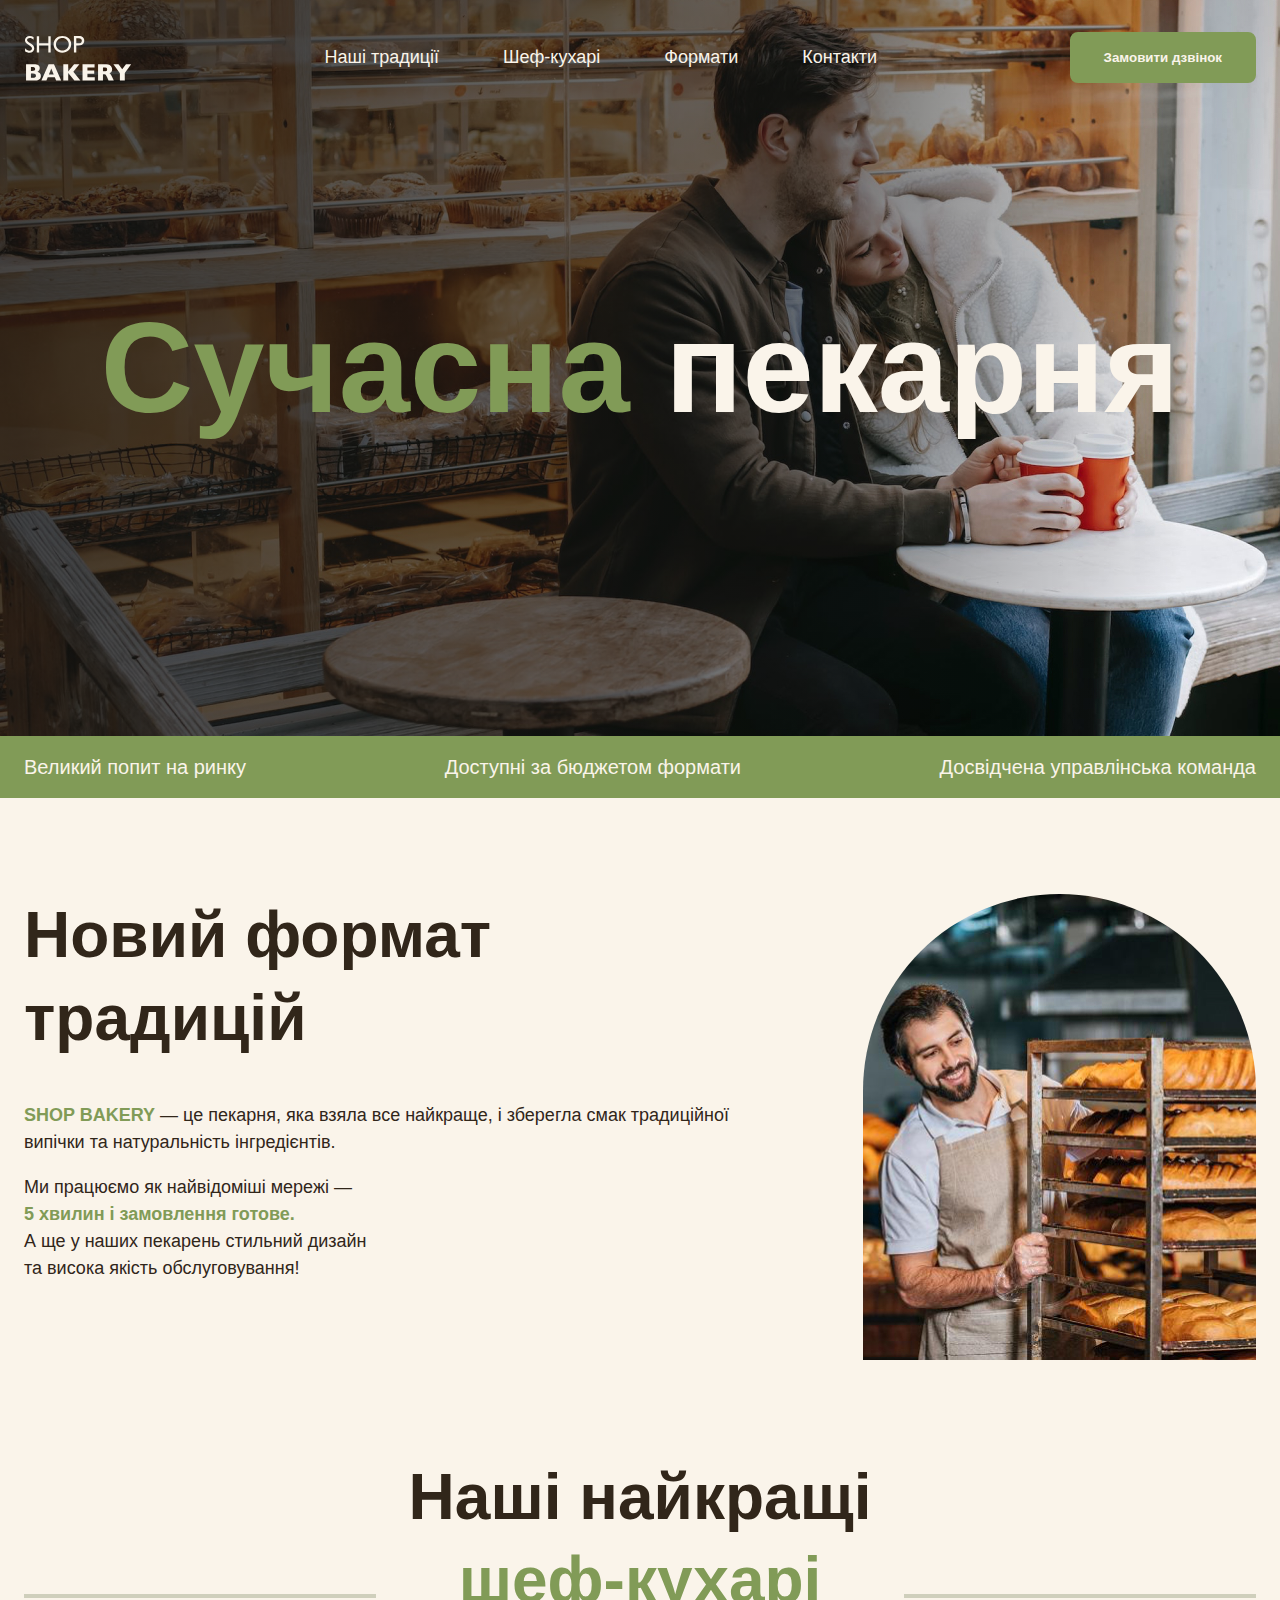
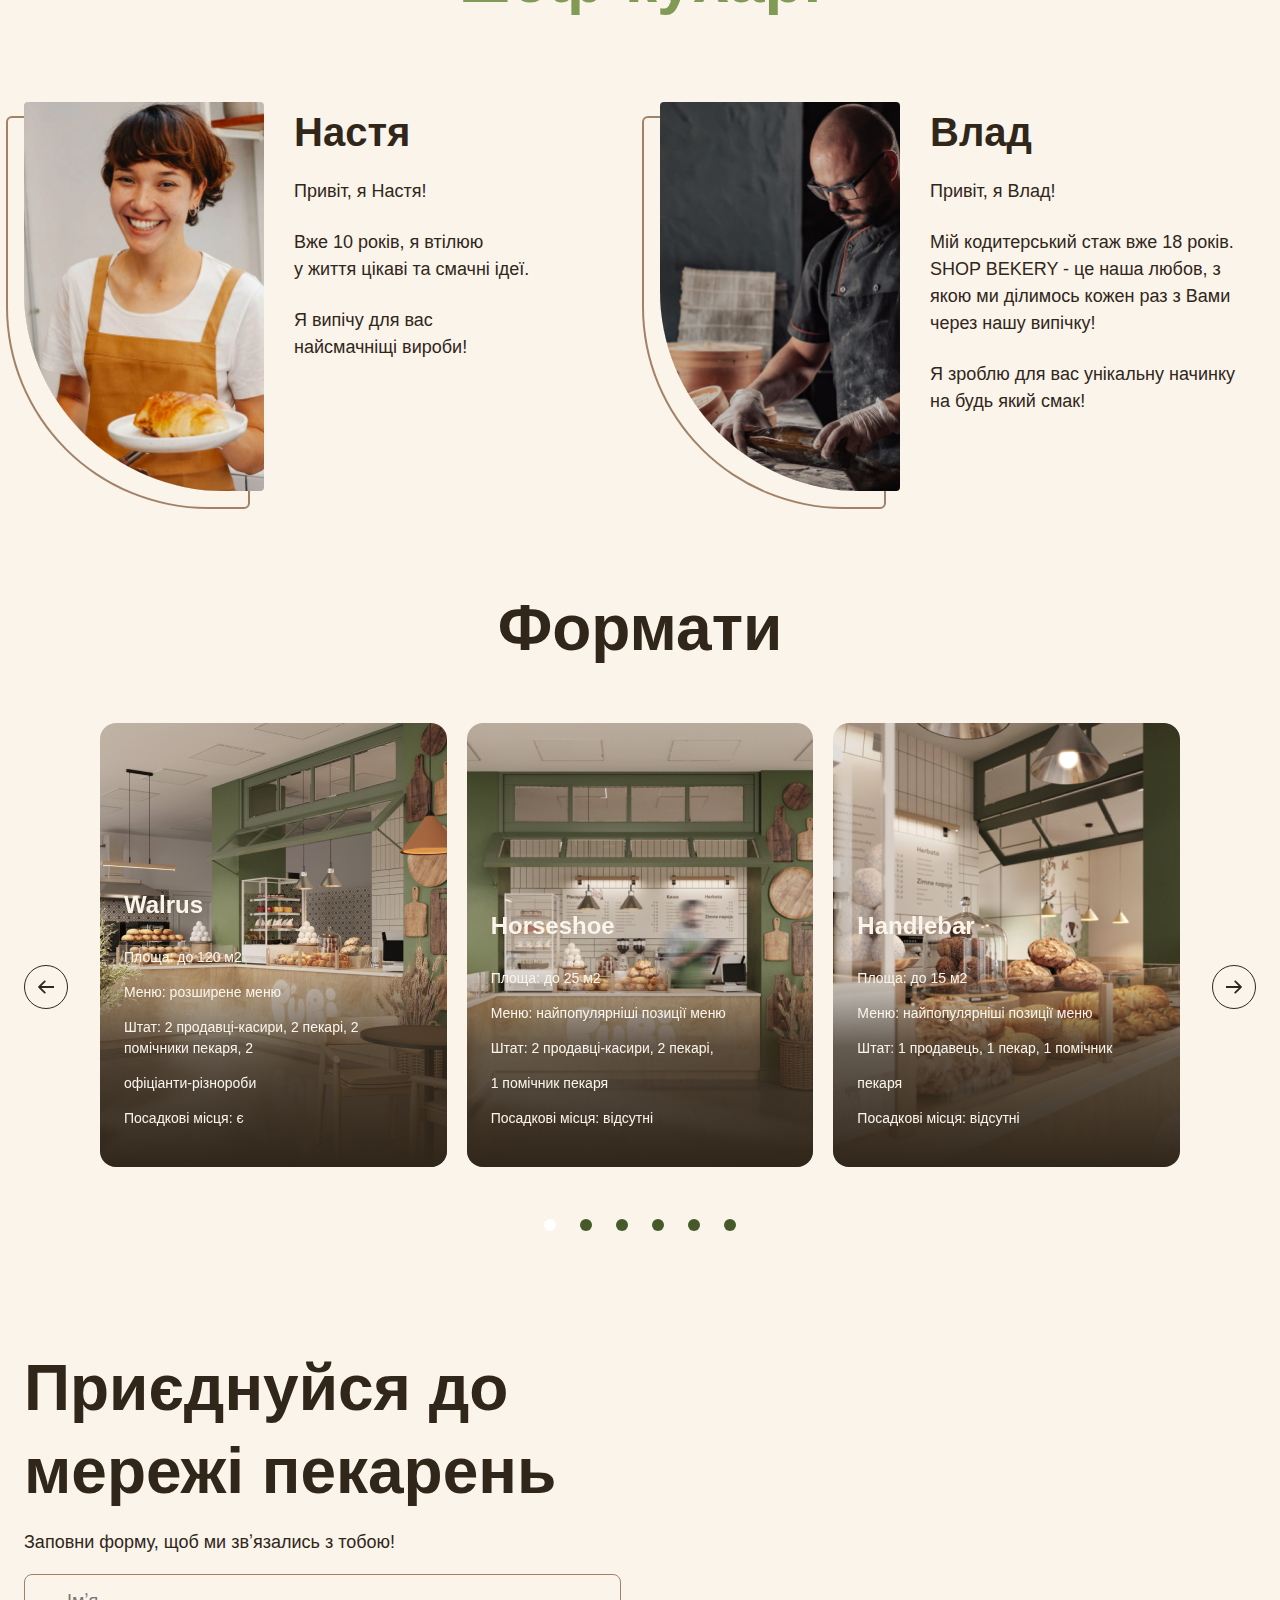
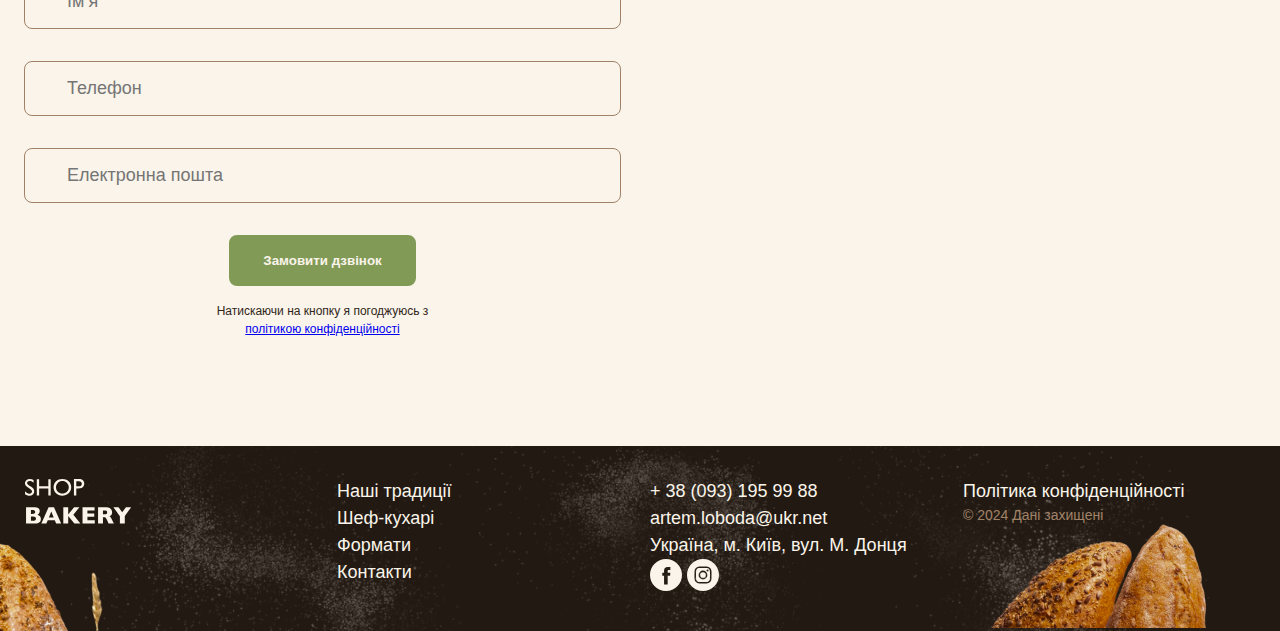
<file: index.html>
<!DOCTYPE html>
<html lang="uk">
   <head>
      <meta charset="UTF-8" />
      <meta http-equiv="X-UA-Compatible" content="IE=edge" />
      <meta name="viewport" content="width=device-width, initial-scale=1.0" />
      <title>Сучасна пекарня</title>
   <!-- Styles CSS -->
      <link rel="stylesheet" href="./scss/main.css" />
   <!-- Styles Слайдера -->
      <link
         rel="stylesheet"
         href="https://cdn.jsdelivr.net/npm/swiper@11/swiper-bundle.min.css"/>
   </head>
   <body>
      <!--Верхняя часть сайта -->
      <header class="header"> 
         <div class="container">
            <div class="header__flex">
               <nav class="header__nav">
                  <a href="./index.html">
                     <img src="./images/logo.svg" alt="Логотип сучасної пекарні" />
                  </a>
                  <ul class="header__menu">
                     <li><a class="link" href="#traditions-section">Наші традиції</a></li>
                     <li><a class="link" href="#chefs-section">Шеф-кухарі</a></li>
                     <li><a class="link" href="#formats-section">Формати</a></li>
                     <li><a class="link" href="#contact-section">Контакти</a></li>
                  </ul>
               </nav>
               <button class="header__button button modal-btn-open" type="button">
                  Замовити дзвінок
               </button>
               <button class="header__burger menu-btn-open" type="button">
                  <svg class="burger" width="24" height="24">
                     <use href="./images/icons.svg#icon-menu"></use>
                  </svg>
               </button>
               <!--Кнопка для мобильного меню-->
               <div class="mobile-menu">
                  <button class="mobile-menu__menu-btn-close menu-btn-close" type="button">Clouse</button>
               </div>
            </div>
         </div>
      </header>
      <main>

         <!-- Страница 1 -->
         <section class="hero-section">
            <div class="container">
               <h1 class="hero-section__title"><span class="text-brand-dark">Сучасна</span> пекарня</h1>
               <button class="hero-section__button button modal-btn-open" type="button">
                  Замовити дзвінок
               </button>
            </div>
         </section>

         <!-- Ст2 Все вместе -->
         <section class="advantages-section">
            <div class="container">
               <h2 class="visually-hidden">Наші переваги</h2> <!-- Скрытый заголовок-->
               <ul class="advantages-section__list">          <!-- Контейнер в виде меню-->
                  <li class="advantages-section__item">Великий попит на ринку</li>
                  <li class="advantages-section__item">Доступні за бюджетом формати</li>
                  <li class="advantages-section__item">Досвідчена управлінська команда</li>
               </ul>
            </div>
         </section>
         <!-- Основное содержимое страници 2-->
         <section class="traditions-section section" id="traditions-section">
            <div class="container">
               <div class="traditions-section__container">
                  <div class="traditions-section__content">
                     <h2 class="traditions-section__title section__title">Новий формат традицій</h2>
                        <p><span class="text-brand text-bold text-uppercase">shop bakery</span> — це пекарня, яка взяла все найкраще, і зберегла смак
                           традиційної випічки та натуральність інгредієнтів.</p>
                        <p class="traditions-section__text traditions-section__text--limited">
                           Ми працюємо як найвідоміші мережі —<br>
                        <span class="text-brand text-bold">
                           5 хвилин і замовлення готове.<br>
                        </span> А ще у наших пекарень стильний дизайн<br>
                        та висока якість обслуговування!</p>
                  </div>
               
                  <img class="traditions-section__image"
                  srcset="./images/baker-man.jpg 1x, ./images/baker-man@2x.jpg 2x"
                  src="./images/baker-man.jpg"
                  alt="Чоловік пекар дивиться на батони із посмішкою"/>
               </div>
            </div>
         </section>

         <!-- Ст3 Секция шеф-поваров -->
         <section class="chefs-section section" id="chefs-section">
            <div class="container">
               <h2 class="chefs-section__title section__title centered">
                  Наші найкращі <br/><span class="text-brand-dark">шеф-кухарі</span>
               </h2>
               <ul class="chefs-section__list">
                     <li class="chefs-section__item">
                     <article class="chef-card">
                     <img class="chef-card__photo"
                        src="./images/nastya-chef.jpg" alt="Nastya chef"/>
                     <div>
                        <h3 class="chef-card__title">Настя</h3>
                        <div class="chef-card__text">  
                           <p>Привіт, я Настя!</p>
                           <p>Вже 10 років, я втілюю <br />
                              у життя цікаві та смачні ідеї.</p>
                           <p>Я випічу для вас <br />
                              найсмачніщі вироби!</p>
                        </div>
                     </div>
                  </article>
                  </li>
                  <li class="chefs-section__item"> <article class="chef-card">
                     <img class="chef-card__photo" src="./images/vlad-chef.jpg" alt="Vlad chef"/>
                     <div>
                        <h3 class="chef-card__title">Влад</h3>
                        <div class="chef-card__text">
                           <p>Привіт, я Влад!</p>
                           <p>Мій кодитерський стаж вже 18 років. SHOP BEKERY - це наша
                           любов, з якою ми ділимось кожен раз з Вами через нашу
                           випічку!</p>
                           <p>Я зроблю для вас унікальну начинку на будь який смак!
                           </p>
                        </div>
                     </div>
                  </article>
                  </li>
               </ul>
            </div>
         </section>

         <!-- Ст4 Секция форматов -->
         <section class="formats-section section" id="formats-section">
            <div class="container">
               <h2 class="formats-title section__title centered">Формати</h2>
               <div class="formats-section__slieder">
                  <button class="formats-section__button carousel-button swiper-button prev" type="button">
                     <svg class="carousel-arrow" width="16" height="16">
                        <use href="./images/icons.svg#icon-arrow"></use>
                     </svg>
                  </button>
                     <div class=" formats-section__container swiper-container">
                        <ul class="formats-section__list swiper-wrapper">
                           <li class="formats-section__item swiper-slide">
                              <article class="format-card">
                                 <img class="format-card__imege" src="./images/walrus-format.jpg" alt="Walrus">
                                 <h3 class="format-card__title" lang="en">Walrus</h3>
                                 <div class="format-card__text">
                                    <p>Площа: до 120 м2</p>
                                    <p>Меню: розширене меню</p>
                                    <p>Штат: 2 продавці-касири, 2 пекарі, 2 помічники пекаря, 2</p>
                                    <p>офіціанти-різнороби</p>
                                    <p>Посадкові місця: є</p>
                                 </div>
                              </article>
                           </li>
                           <li class="formats-section__item swiper-slide">
                              <article class="format-card">
                                 <img class="format-card__imege" src="./images/horseshoe-format.jpg" alt="Horseshoe">
                                 <h3 class="format-card__title" lang="en">Horseshoe</h3>
                                 <div class="format-card__text">
                                    <p>Площа: до 25 м2</p>
                                    <p>Меню: найпопулярніші позиції меню</p>
                                    <p>Штат: 2 продавці-касири, 2 пекарі,</p> 
                                    <p>1 помічник пекаря</p>
                                    <p>Посадкові місця: відсутні</p>
                                 </div>
                              </article>
                           </li>
                           <li class="formats-section__item swiper-slide">
                              <article class="format-card">
                                 <img class="format-card__imege" src="./images/handlebar-format.jpg" alt="Handlebar">
                                 <h3 class="format-card__title" lang="en">Handlebar</h3>
                                 <div class="format-card__text">
                                    <p>Площа: до 15 м2</p>
                                    <p>Меню: найпопулярніші позиції меню</p>
                                    <p>Штат: 1 продавець, 1 пекар, 1 помічник</p> 
                                    <p>пекаря</p>
                                    <p>Посадкові місця: відсутні</p>
                                 </div>
                              </article>
                           </li>
                           <li class="formats-section__item swiper-slide">
                              <article class="format-card">
                                 <img class="format-card__imege" src="./images/walrus-format.jpg" alt="Walrus">
                                 <h3 class="format-card__title" lang="en">Walrus</h3>
                                 <div class="format-card__text">
                                    <p>Площа: до 120 м2</p>
                                    <p>Меню: розширене меню</p>
                                    <p>Штат: 2 продавці-касири, 2 пекарі, 2 помічники пекаря, 2</p>
                                    <p>офіціанти-різнороби</p>
                                    <p>Посадкові місця: є</p>
                                 </div>
                              </article>
                           </li>
                           <li class="formats-section__item swiper-slide">
                              <article class="format-card">
                                 <img class="format-card__imege" src="./images/horseshoe-format.jpg" alt="Horseshoe">
                                 <h3 class="format-card__title" lang="en">Horseshoe</h3>
                                 <div class="format-card__text">
                                    <p>Площа: до 25 м2</p>
                                    <p>Меню: найпопулярніші позиції меню</p>
                                    <p>Штат: 2 продавці-касири, 2 пекарі,</p> 
                                    <p>1 помічник пекаря</p>
                                    <p>Посадкові місця: відсутні</p>
                                 </div>
                              </article>
                           </li>
                           <li class="formats-section__item swiper-slide">
                              <article class="format-card">
                                 <img class="format-card__imege" src="./images/handlebar-format.jpg" alt="Handlebar">
                                 <h3 class="format-card__title" lang="en">Handlebar</h3>
                                 <div class="format-card__text">
                                    <p>Площа: до 15 м2</p>
                                    <p>Меню: найпопулярніші позиції меню</p>
                                    <p>Штат: 1 продавець, 1 пекар, 1 помічник</p> 
                                    <p>пекаря</p>
                                    <p>Посадкові місця: відсутні</p>
                                 </div>
                              </article>
                           </li>
                        </ul>
                           <!--Секция крапок слайдера знизу-->
                           <div class="pagination">
                              <button class="pagination__button" type="button" aria-label="Go to slide 1">
                              </button>
                              <button class="pagination__button" type="button" aria-label="Go to slide 2">
                              </button>
                              <button class="pagination__button" type="button" aria-label="Go to slide 3">
                              </button>
                              <button class="pagination__button" type="button" aria-label="Go to slide 4">
                              </button>
                           </div>
                     </div>
                  <button class="formats-section__button carousel-button next" type="button">
                     <svg class="carousel-arrow" width="16" height="16">
                        <use href="./images/icons.svg#icon-arrow"></use>
                     </svg>
                  </button>
               </div>
            </div>
         </section>

         <!-- Ст5 Секция контактов -->
         <section class="contact-section section" id="contact-section">
            <div class="container">
               <div class="contact-section__container">
                  <div class="contact-section__form">
                     <h2 class="contact-section__title section__title">Приєднуйся до мережі пекарень</h2>
                        <p>Заповни форму, щоб ми звʼязались з тобою!</p>
                  <form name="contact-form" autocomplete="off">
                     <div class="contact-section__form-field input">
                        <label class="input__label visually-hidden" for="user-name">
                           Імʼя
                        </label>
                        <input
                           class="input__control"
                           type="text"
                           name="user-name"
                           id="user-name"
                           placeholder="Імʼя"
                           required/>
                     </div>
      
                     <div class="contact-section__form-field input">
                        <label class="input__label visually-hidden" for="user-tel">
                           Телефон
                        </label>
                        <input
                           class="input__control"
                           type="tel"
                           name="user-tel"
                           id="user-tel"
                           placeholder="Телефон"
                           pattern="^\+[0-9]{12}"
                           required/>
                     </div>
      
                     <div class="contact-section__form-field input">
                        <label class="input__label visually-hidden" for="user-email">
                           Електронна пошта
                        </label>
                        <input
                           class="input__control"
                           type="email"
                           name="user-email"
                           id="user-email"
                           placeholder="Електронна пошта"
                           required/>
                     </div>
      
                     <button class="contact-section__button button" type="submit">
                        Замовити дзвінок
                     </button>
                     <p class="form-terms">Натискаючи на кнопку я погоджуюсь з<br>
                        <a class="form-terms__link" href="#">
                        політикою конфіденційності
                        </a>
                     </p>
                  </form>
                  </div>
                  <!-- Вставка карты с гугл-->
                  <iframe class="contact-section__map"
                     src="https://www.google.com/maps/embed?pb=!1m18!1m12!1m3!1d345.8821380935771!2d30.423905698562226!3d50.42345617250811!2m3!1f0!2f0!3f0!3m2!1i1024!2i768!4f13.1!3m3!1m2!1s0x40d4cbffbc5c9a89%3A0xdde636224bae525!2z0KTRg9GC0LHQvtC70YzQvdC-0LUg0L_QvtC70LU!5e1!3m2!1sru!2sde!4v1732101186234!5m2!1sru!2sde" style="border:0;" 
                     allowfullscreen="" loading="lazy" referrerpolicy="no-referrer-when-downgrade">
                  </iframe>
               </div>
            </div>
         </section>
      </main>
      <!-- Подвал сайтаы -->      
      <footer class="footer">
      <div class="container">
         <div class="footer__container">
            <nav class="footer__nav"> <!-- Блок логотипа -->
                  <div class="footer__logo">
                     <a href="#"><img src="./images/logo.svg" alt="Логотип сучасної пекарні" /></a>
                  </div>
                  <ul class="footer__menu"> <!-- Блок меню -->
                     <li><a class="link" href="#traditions-section">Наші традиції</a></li>
                     <li><a class="link" href="#chefs-section">Шеф-кухарі</a></li>
                     <li><a class="link" href="#formats-section">Формати</a></li>
                     <li><a class="link" href="#contact-section">Контакти</a></li>
                  </ul>
            </nav>
            <address class="footer__address"> <!-- Блок адресов и контактов -->
               <div class="footer__contacts">
                  <ul class="footer__address-list">
                     <li><a class="footer__address-link" href="tel:+380931959988">
                        + 38 (093) 195 99 88
                        </a>
                     </li>
                     <li>
                        <a class="footer__address-link" href="mailto:artem.loboda@ukr.net">
                           artem.loboda@ukr.net
                        </a>
                     </li>
                     <li>
                        <a class="footer__address-link"
                           href="https://maps.app.goo.gl/uHrdPGPPUUyubihs8"
                           target="_blank">
                           Україна, м. Київ, вул. М. Донця
                        </a>
                     </li>
                  </ul>
                  <div class="footer__socials">
                     <a href="https://loart.com.ua/ru/">
                     <svg class="footer__socials-icon" width="32" height="32">
                        <use href="./images/icons.svg#icon-facebook"></use>
                     </svg>
                     </a>
                     <a href="https://loart.com.ua/ru/">
                     <svg class="footer__socials-icon" width="32" height="32">
                        <use href="./images/icons.svg#icon-instagram"></use>
                     </svg>
                     </a>
                  </div>
               </div>
               <div class="footer__address-info">
                  <a class="footer__address-link" href="#" target="_blank">
                     Політика конфіденційності</a>
                  <p class="footer__address-copyright">&copy; 2024 Дані захищені</p> 
               </div>
            </address>
         </div>
      </div>
      </footer>

      
      <!--Модальне вікно для замовлення-->
      <div class="backdrop is-hidden"> <!--Загальний контейнер вікна-->
   <div class="modal">
      <button class="modal-btn-close" type="button">Close</button>
         <h2 class="contact-section__title section__title">Замовити дзвінок</h2>
            <p>Залишіть заявку та наш спеціаліст зв'яжеться з Вами!</p>
      <form name="contact-form" autocomplete="off">
         <div class="contact-section__form-field-A input">
            <label class="input__label-A" for="user-name">
               Імʼя
            </label>
            <input
               class="input__control-A"
               type="text"
               name="user-name"
               id="user-name"
               placeholder=""
               required/>
         </div>
      
         <div class="contact-section__form-field-A input">
            <label class="input__label-A" for="user-tel">
               Телефон
            </label>
            <input
               class="input__control-A"
                  type="tel"
                  name="user-tel"
                  id="user-tel"
                  placeholder=""
                  pattern="^\+[0-9]{12}"
                  required/> <!--Обозначае обовязковий атрибут вводу, без якого видаэ пмилку-->
         </div>
      
         <div class="contact-section__form-field-A input">
            <label class="input__label-A" for="user-email">
               Електронна пошта
            </label>
            <input
               class="input__control-A"
               type="email"
               name="user-email"
               id="user-email"
               placeholder=""
               required/>
         </div>
      
         <button class="contact-section__button button" type="submit">
               Замовити дзвінок
         </button>
         <p class="form-terms">Натискаючи на кнопку я погоджуюсь <br>
            <a class="form-terms__link" href="#">
               з політикою конфіденційності
            </a>
         </p>
      </form>
   </div>
   
      </div>  
      <!--Подключение ДжаваСкрипт-->
      <script src="https://cdn.jsdelivr.net/npm/swiper@11/swiper-bundle.min.js"></script> <!--Скрипт слайдера-->
      <script src="./JS/formats-slieder.js"></script> <!--Скрипт моих настроек слайдера-->
      <script src="./JS/modal.js"></script>
      <script src="./JS/mobile-menu.js"></script> <!--Скрипт мобільного меню-->
   </body>
</html>
</file>
<file: scss/main.css>
@charset "UTF-8";
/*------- Присвоение переменных ----*/
/*------- Присвоение переменных ----*/
:root {
  --color-brend-li: #819B57;
  /*Присваиваю переменную главному брендовому цвету*/
  --color-brend-da: #465929;
  --color-brenda-light: #FAF4EA;
  --color-brenda-dark: #31261A;
  --color-normal: #CFCFBC;
  --color-secondary-dark: #A18268;
}

/*Присваиваю переменную для всіх типів гаджетів*/
/*--- Скрываю элементы из страници и оставляю для робота ---*/
/*--- Скрываю элементы из страници и оставляю для робота ---*/
.visually-hidden {
  position: absolute;
  left: -10000px;
  top: auto;
  width: 1px;
  height: 1px;
  overflow: hidden;
}

/*-Загальні властивості тіла-*/
ul {
  margin: 0;
  padding: 0;
  list-style-type: none;
  /*Убирает все точки в ul*/
}

*,
*::after,
*::before {
  box-sizing: border-box;
  /*Для всех элементов файла далает бокс*/
}

body {
  font-family: "Poppins", sans-serif;
  /*--  */
  color: var(--color-brenda-dark);
  font-size: 16px;
  font-weight: 300;
  line-height: 1.5;
  margin: 0;
  background-color: var(--color-brenda-light);
}
@media screen and (min-width: 768px) {
  body {
    font-size: 18px;
    font-weight: 400;
  }
}

/*---Убираю отступы сверху в заголовках и строках ---*/
h1,
h2,
h3,
h4,
h5,
h6,
p {
  margin-top: 0px;
}

address {
  font-style: normal;
}

/*-Для всіх посилань, щоб займали область всього блоку-*/
a {
  display: inline-block;
}

/*-Свойства для картинок-*/
img {
  display: block;
  max-width: 100%;
  height: auto;
  object-fit: cover; /*-Не дозволяє пропорційно зменшуватись картинкам-*/
}

/*-------Стили кнопки----*/
/*-------Стили кнопки----*/
.button {
  color: var(--color-brenda-light);
  background-color: var(--color-brend-li);
  border: 2px solid var(--color-brend-li);
  border-radius: 8px;
  cursor: pointer;
  font-weight: 600;
  padding: 16px 32px;
  display: block;
  margin: 0 auto;
}

.button:hover {
  color: var(--color-brend-da);
  background-color: transparent;
}

.header__button:hover {
  color: var(--color-brend-da);
  background-color: var(--color-brenda-light);
}

/*------- Стили текста під кнопками ----*/
.form-terms {
  font-size: 12px;
  padding-top: 16px;
  display: block;
  text-align: center;
}

/*------- Стили меню ----*/
/*------- Стили меню ----*/
.link {
  color: var(--color-brenda-light);
  text-decoration: none;
  transition: color 0.3s;
  /*-Затримка зміни кольору-*/
}

.link:hover {
  color: var(--color-brend-li);
  font-weight: 600;
}

/*------- Стили меню ----*/
/*------- Мобільне меню ----*/
.mobile-menu {
  position: fixed;
  top: 0;
  left: 0;
  width: 100%;
  height: 100%;
  background-color: var(--color-brenda-light);
  transform: translateX(100%); /*-Растояние на которое сдвинуто окно-*/
  transition: transform 0.5s; /*-Скорость сдвига мобильного меню-*/
  /*-Свойства кнопки закрытия моб.меню-*/
}
.mobile-menu.is-open {
  transform: translateX(0);
}
.mobile-menu__menu-btn-close {
  position: absolute;
  top: 16px;
  right: 24px;
}

/*--- Размеры контейнера ограничения контента--*/
.container {
  width: 100%;
  /*-Отображает всегда полностью не сжимая -*/
  max-width: 1288px;
  /*-Максимальная ширина при растягивании -*/
  margin: 0 auto;
  /*-Центрируем по центру текст -*/
  padding: 0px 24px;
  /*-Что-бы контенер не прилипал -*/
}

/*--- Header ----*/
/*--- Header ----*/
.header {
  position: absolute;
  top: 0;
  left: 0;
  width: 100%;
  padding-top: 16px;
}
@media screen and (min-width: 1280px) {
  .header {
    padding-top: 32px;
  }
}
.header__flex {
  display: flex;
  align-items: center; /*Вирівнювання по висоті*/
  gap: 40px; /*Відстань між елем. щоб не схлопувались при жатті*/
}
.header__nav {
  flex-grow: 1; /*Розтягує елементи на все вільне місце*/
  display: flex;
  align-items: center;
  gap: 40px; /*Відстань між елем. щоб не схлопувались при жатті*/
}
.header__menu {
  /* Мобільна версія */
  display: none;
  /* Для десктопів */
}
@media screen and (min-width: 1280px) {
  .header__menu {
    display: flex;
    gap: 64px; /*Задает растояние мажду элементами флекса*/
    flex-grow: 1; /*Розтягує елементи на все вільне місце*/
    justify-content: center;
  }
}
.header__button {
  display: none;
  /* Для десктопів */
}
@media screen and (min-width: 1280px) {
  .header__button {
    display: block;
  }
}
.header__burger {
  display: block;
  width: 24px;
  height: 24px;
  background-color: transparent;
  border: none;
  padding: 0;
  fill: var(--color-brenda-light);
  /* Для десктопів */
}
@media screen and (min-width: 1280px) {
  .header__burger {
    display: none;
  }
}

/*------- Стили главной страницы ----*/
/*------- Стили главной страницы ----*/
.hero-section {
  padding: 124px 0;
  background-image: linear-gradient(102.76deg, rgba(18, 18, 17, 0.78) 2.03%, rgba(18, 18, 17, 0.6) 58.46%, rgba(18, 18, 17, 0) 90.36%), url(../images/hero-section-background.jpg);
  background-position: center;
  background-repeat: no-repeat;
  background-size: 100%;
  background-size: cover;
  /*--Використовується для великих екранів--*/
}
@media screen and (min-width: 1280px) {
  .hero-section {
    padding: 272px 0;
    line-height: 1.5;
  }
}
@media screen and (min-device-pixel-ratio: 2), (min-resolution: 192dpi), (min-resolution: 2dppx) {
  .hero-section {
    background-image: linear-gradient(102.76deg, rgba(18, 18, 17, 0.78) 2.03%, rgba(18, 18, 17, 0.6) 58.46%, rgba(18, 18, 17, 0) 90.36%), url(../images/hero-section-background@2x.jpg);
  }
}
.hero-section__title {
  margin-bottom: 48px;
  color: var(--color-brenda-light);
  font-size: 67px;
  font-weight: 900;
  line-height: 1;
  text-align: center;
}
@media screen and (min-width: 1280px) {
  .hero-section__title {
    font-size: 128px;
    line-height: 1.5;
    margin-bottom: 0;
  }
}
.hero-section__button {
  margin: 0 auto; /*--Вирівнює кнопку по центру--*/
}
@media screen and (min-width: 1280px) {
  .hero-section__button {
    display: none;
  }
}
.hero-section__button:hover {
  color: var(--color-brend-da);
  background-color: var(--color-brenda-light);
}

.accent {
  color: var(--color-brend-li);
}

/*-------Заголовки страниц----*/
/*-------Заголовки страниц----*/
.section {
  padding: 20px 0;
}
@media screen and (min-width: 768px) {
  .section {
    padding: 48px 0;
  }
}

.section__title {
  color: var(--color-brenda-dark);
  font-size: 32px;
  font-weight: 700;
  line-height: 1.5;
}
@media screen and (min-width: 768px) {
  .section__title {
    font-size: 64px;
    line-height: 1.3;
  }
}

.section__title.centered {
  text-align: center;
}

.text-brand-dark {
  color: var(--color-brend-li);
  font-weight: 600;
}

.text-uppercase {
  text-transform: uppercase;
  color: var(--color-brend-li);
  font-weight: 600;
}

.text-bold {
  color: var(--color-brend-li);
  font-weight: 600;
}

/*-- Стили второй страници--*/
/*-- Стили второй страници--*/
.advantages-section {
  padding: 16px 0px;
  /*-- Для телефонов--*/
}
@media screen and (min-width: 768px) {
  .advantages-section {
    display: block;
    background-color: var(--color-brend-li);
  }
}
.advantages-section__list {
  display: flex;
  flex-direction: column;
  gap: 16px;
  background-color: var(--color-normal);
  border-radius: 24px;
  padding: 24px 40px;
  /*-- Для компютеров--*/
}
@media screen and (min-width: 768px) {
  .advantages-section__list {
    flex-direction: row;
    color: var(--color-brenda-light);
    font-size: 20px;
    display: flex;
    justify-content: space-between;
    gap: 40px;
    background-color: transparent;
    border-radius: 0;
    padding: 0;
  }
}
.advantages-section__item {
  font-size: 14px;
  font-weight: 300;
  color: var(--color-brenda-dark);
}
@media screen and (min-width: 768px) {
  .advantages-section__item {
    font-size: 20px;
    color: var(--color-brenda-light);
  }
}

/*-- Основное содержимое страници 2--*/
/*-- Основное содержимое страници 2--*/
.traditions-section {
  padding-top: 40px;
}
@media screen and (min-width: 768px) {
  .traditions-section {
    padding-top: 96px;
  }
}
.traditions-section__container {
  display: flex;
  justify-content: space-between;
  gap: 40px;
  align-items: flex-start; /*Элементы выравниваются по началу поперечной оси.*/
}
.traditions-section__content {
  max-width: 710px;
}
.traditions-section__title {
  margin-bottom: 42px;
}
.traditions-section__text__text--limited {
  max-width: 340px;
}
.traditions-section__image {
  border-radius: 400px 400px 0px 0px;
  display: none;
}
@media screen and (min-width: 768px) {
  .traditions-section__image {
    display: block;
  }
}

/*--- Ст3 Секция шеф поворов ---*/
/*--- Ст3 Секция шеф поворов ---*/
/*--Общий блок форматов--*/
.chefs-section__title {
  margin: 0 auto 24px;
  position: relative; /*-Фіксую блок відносно якого буде зміщенн ліній-*/
}
@media screen and (min-width: 768px) {
  .chefs-section__title {
    margin: 0 auto 80px;
  }
}
.chefs-section__list {
  display: flex;
  gap: 20px;
  flex-direction: column;
}
@media screen and (min-width: 768px) {
  .chefs-section__list {
    gap: 30px 40px;
    flex-direction: row;
  }
}
@media screen and (min-width: 768px) {
  .chefs-section__item {
    flex-basis: calc((100% - 30px) / 2); /*-Ширина контейнера без ГЕБ 30пк-*/
  }
}

/*--- Секція карточек форматів ---*/
.chef-card {
  display: flex;
  align-items: flex-start;
  gap: 16px;
}
@media screen and (min-width: 768px) {
  .chef-card {
    gap: 30px;
  }
}
.chef-card__title {
  font-size: 24px;
  font-weight: 600;
  margin-bottom: 16px;
}
@media screen and (min-width: 768px) {
  .chef-card__title {
    font-size: 40px;
  }
}
.chef-card__text p {
  font-size: 14px;
  margin-bottom: 24px;
}
@media screen and (min-width: 768px) {
  .chef-card__text p {
    font-size: 18px;
  }
}
.chef-card:last-child {
  margin-bottom: 0;
}
.chef-card__photo {
  width: 140px;
  border-radius: 2px 2px 2px 200px;
  box-shadow: -10px 10px 0 0 var(--color-brenda-light), -10px 10px 0 2px var(--color-secondary-dark);
}
@media screen and (min-width: 1280px) {
  .chef-card__photo {
    width: 240px;
    border-radius: 4px 4px 4px 200px;
    box-shadow: -16px 16px 0 0 var(--color-brenda-light), -16px 16px 0 2px var(--color-secondary-dark);
  }
}

/*--- Псевдо елементи для створення ліній ---*/
.chefs-section__title::before,
.chefs-section__title::after {
  display: none;
  width: 352px;
  border: 2px solid var(--color-normal);
  content: "";
}
@media screen and (min-width: 1280px) {
  .chefs-section__title::before,
  .chefs-section__title::after {
    display: block;
  }
}

/*----Блок для зміщення ліній ---*/
.chefs-section__title::before {
  position: absolute;
  left: 0px;
  bottom: 24px;
}

.chefs-section__title::after {
  position: absolute;
  bottom: 24px;
  right: 0px;
}

/*---- Ст4 Секция форматов ---*/
/*---- Ст4 Секция форматов ---*/
.formats-section__slieder {
  display: flex;
  gap: 32px;
  align-items: center;
  padding: 0px;
  color: var(--color-brenda-light);
}
.formats-section__container {
  overflow: hidden;
}
.formats-section__list {
  margin-bottom: 32px;
}

.format-card {
  position: relative;
  height: 444px;
  background-image: linear-gradient(180deg, rgba(49, 38, 26, 0) 55.21%, rgba(49, 38, 26, 0.71) 72.92%, var(--color-brenda-dark) 100%);
  border-radius: 16px;
  padding: 24px;
  transition: transform 0.3s; /*-Заповільнює збільшеня вікна при наведенні -*/
  display: flex; /*-Задаю флекс щоб змістити текст вниз -*/
  flex-direction: column;
  justify-content: flex-end; /*-Переношу ввесь текст в кінець -*/
  overflow: hidden;
}
.format-card__title {
  font-size: 24px;
  font-weight: 600;
}
.format-card__imege {
  position: absolute;
  top: 0;
  left: 0;
  width: 100%;
  height: 100%;
  z-index: -1; /*-Додаю меншим 0 для того щоб він був знизу, а текст зверху-*/
}
.format-card__text {
  font-size: 14px;
  font-weight: 300;
}

.format-card:hover {
  transform: scale(1.05); /*-Збільшує вікно при наведенні -*/
}

/*--- Стили иконок слайдера  ---*/
.carousel-button {
  width: 44px;
  height: 44px;
  padding: 0;
  display: none;
  align-items: center;
  justify-content: center; /*--Центруємо по Х--*/
  border-radius: 50%; /*--Центруємо по Y--*/
  border: 1px solid var(--color-brenda-dark);
  background-color: transparent; /*--- Прозорий фон ---*/
  cursor: pointer;
  flex-shrink: 0; /*-Забороняє флексу стискатися-*/
}
@media screen and (min-width: 768px) {
  .carousel-button {
    display: flex;
  }
}
.carousel-button:hover {
  background-color: var(--color-brenda-dark);
}
.carousel-button.next {
  transform: rotate(180deg); /*-Розвертає кнопку на 180 градусів -*/
}

.carousel-arrow {
  fill: var(--color-brenda-dark);
}

.carousel-button:hover .carousel-arrow {
  /*--Задаю два значення змінювал одночасно ---*/
  fill: var(--color-brenda-light);
}

/*--- Стили точек снизу  под слайдером---*/
/* Настройки для кнопок знизу слайдера */
.pagination {
  padding: 20px;
  display: flex;
  gap: 24px; /*Відстань між кнопками */
  justify-content: center; /* Выравнивание по горизонтали */
  align-items: center; /* Выравнивание по вертикали */
}
.pagination__button {
  width: 12px;
  height: 12px;
  background-color: var(--color-brend-da);
  border-radius: 50px;
}
.pagination__button--active {
  background-color: #fff;
}

/*--- Ст5 Секция контактов ---*/
/*--- Ст5 Секция контактов ---*/
.contact-section {
  padding-bottom: 96px;
}
.contact-section__title {
  margin-bottom: 16px;
}
.contact-section__container {
  display: flex;
  flex-direction: column;
  gap: 24px;
  flex-shrink: 0;
}
@media screen and (min-width: 768px) {
  .contact-section__container {
    flex-direction: row;
    gap: 32px;
  }
}
.contact-section__form {
  display: flex;
  flex-direction: column;
}
.contact-section__map {
  flex-shrink: 0;
  height: 176px;
  margin: 0 -24px;
  border-radius: 16px;
  border: none;
}
@media screen and (min-width: 768px) {
  .contact-section__map {
    margin: auto;
    width: 403px;
    height: 395px;
  }
}
@media screen and (min-width: 1280px) {
  .contact-section__map {
    width: 603px;
    height: 595px;
  }
}

/*--- Стили футера---*/
.footer {
  position: relative;
  background-image: url("../images/footer-background.png");
  background-color: var(--color-brenda-dark);
  background-repeat: no-repeat;
  background-size: cover;
  background-position: center;
  padding: 32px 0;
  text-align: center;
  /*-Картинки малі з хлібом-*/
}
@media screen and (min-width: 768px) {
  .footer {
    text-align: left;
  }
}
.footer__container {
  display: flex;
  flex-direction: column;
  gap: 20px;
}
@media screen and (min-width: 768px) {
  .footer__container {
    flex-direction: row;
  }
}
.footer__nav, .footer__address {
  display: flex;
  flex-direction: column;
  gap: 20px;
}
@media screen and (min-width: 768px) {
  .footer__nav, .footer__address {
    flex-direction: row;
    flex-basis: 50%;
  }
}
.footer__logo, .footer__menu {
  flex-basis: 50%;
}
.footer__contacts, .footer__address-info {
  flex-basis: 50%;
}
.footer__address-link {
  color: var(--color-brenda-light);
  text-decoration: none;
}
.footer__address-link:hover {
  color: var(--color-brend-li);
}
.footer__address-copyright {
  font-size: 14px;
  color: #A18268;
}
.footer__socials-icon {
  fill: var(--color-brenda-light);
}
.footer__socials-icon:hover {
  fill: var(--color-brend-li);
}
.footer::before {
  background-image: url("../images/decor-bread-small.png");
  position: absolute;
  width: 180px;
  height: 120px;
  left: 0;
  background-repeat: no-repeat;
  bottom: 0;
  content: "";
}
.footer::after {
  background-image: url("../images/decor-bread-large.png");
  position: absolute;
  width: 380px;
  height: 190px;
  background-repeat: no-repeat;
  right: 0;
  bottom: 0;
  content: "";
}

/*-Властивості модального вікна-*/
.backdrop {
  position: fixed;
  top: 0;
  left: 0;
  right: 0;
  bottom: 0;
  display: flex; /*-Властивості FLEX-*/
  justify-content: center; /*-Центрувати елементи X-*/
  align-items: center; /*-Центрувати елементи FLEX Y-*/
  background-color: rgba(0, 0, 0, 0.5);
  padding: 20px;
  transition: opacity 0.5s, visibility 0.5s; /*-Швидкість зникнення вікна-*/
}

.modal {
  position: relative;
  width: 100%;
  height: 100%;
  max-width: 880px;
  max-height: 880px;
  background-color: var(--color-normal);
  border-radius: 32px;
  padding: 48px;
  overflow-y: auto;
}
@media screen and (min-width: 768px) {
  .modal {
    padding: 128px;
  }
}

/*-Властивості для закриття вікна-*/
.backdrop.is-hidden {
  opacity: 0;
  /*-Прозорість-*/
  visibility: hidden;
  /*-Видимість для браузера-*/
  pointer-events: none;
}

.modal-btn-close {
  position: absolute;
  top: 40px;
  right: 40px;
}

.madal-title {
  display: flex;
  align-items: center;
}

/*-Властивості секцій вводу інформації на головній сторінці-*/
.input__control {
  padding: 16px 42px;
  width: 100%;
  border: 1px solid var(--color-secondary-dark);
  border-radius: 8px;
  background-color: transparent;
  font-size: 18px;
}

.input__control:focus {
  border-color: var(--color-normal);
  outline: none;
}

.input__label {
  display: block;
}

.contact-section__form-field {
  margin-bottom: 32px;
}

/*-Властивості секцій вводу інформації на додатковій сторінці-*/
/*-Видаляю placeholder і  visually-hidden що зкриває елементи-*/
.contact-section__form-field-A {
  position: relative;
  margin-bottom: 32px;
}

.input__control-A {
  padding: 16px 42px;
  width: 100%;
  border: 1px solid var(--color-secondary-dark);
  border-radius: 8px;
  background-color: transparent;
}

.input__label-A {
  position: absolute;
  top: 16px;
  left: 42px;
  font-size: 16px;
  line-height: 1.17;
  color: var(--color-secondary-dark);
  transition: transform 0.3s;
}

.input__control-A:focus {
  border-color: var(--color-brend-da);
  outline: none;
}

.contact-section__form-field-A:focus-within .input__label-A {
  transform: translate(-36px, -40px);
}/*# sourceMappingURL=main.css.map */
</file>
